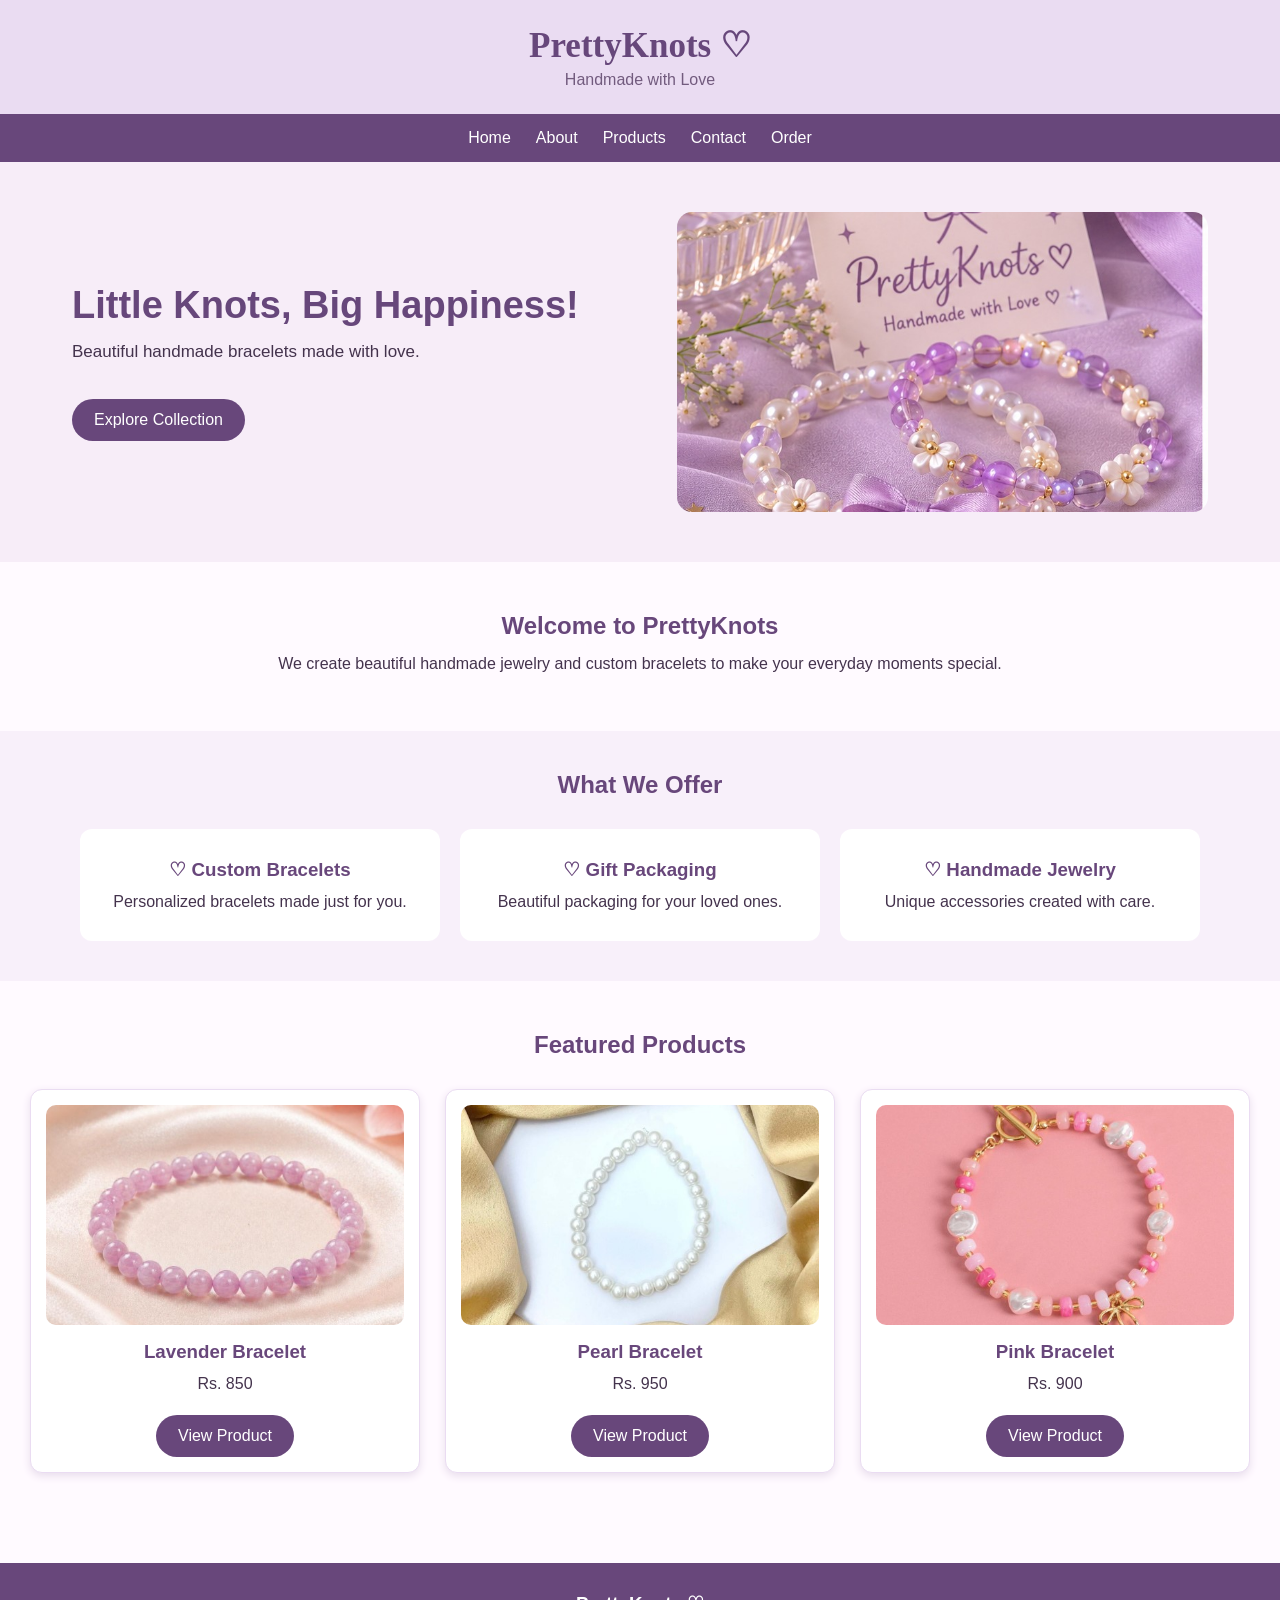
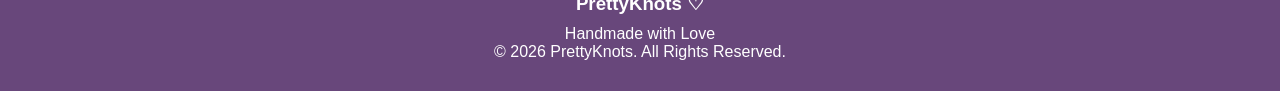
<file: index.html>
<!DOCTYPE html>
<html>
<head>
    <link rel="stylesheet" href="style.css">
    <meta name="viewport" content="width=device-width, initial-scale=1.0">
    <title>PrettyKnots - Home</title>
</head>
<body>

<header>
    <h1>PrettyKnots ♡</h1>
    <p>Handmade with Love</p>
</header>

<nav>
    <a href="index.html">Home</a>
    <a href="about.html">About</a>
    <a href="product.html">Products</a>
    <a href="contact.html">Contact</a>
    <a href="order.html">Order</a>
</nav>

<section class="hero">
    <div class="hero-text">
        <h2>Little Knots, Big Happiness!</h2>
        <p>Beautiful handmade bracelets made with love.</p>
        <a href="product.html" class="btn">Explore Collection</a>
    </div>

    <img src="images/banner.jpg" alt="Handmade bracelets">
</section>

<section class="welcome">
    <h2>Welcome to PrettyKnots</h2>
    <p>
        We create beautiful handmade jewelry and custom
        bracelets to make your everyday moments special.
    </p>
</section>

<section class="services">
    <h2>What We Offer</h2>

    <div class="service-container">
        <div class="service">
            <h3>♡ Custom Bracelets</h3>
            <p>Personalized bracelets made just for you.</p>
        </div>

        <div class="service">
            <h3>♡ Gift Packaging</h3>
            <p>Beautiful packaging for your loved ones.</p>
        </div>

        <div class="service">
            <h3>♡ Handmade Jewelry</h3>
            <p>Unique accessories created with care.</p>
        </div>
    </div>
</section>

<section class="featured">
    <h2>Featured Products</h2>

    <div class="product-container">

        <div class="card">
            <img src="images/bracelet1.jpg" alt="Lavender bracelet">
            <h3>Lavender Bracelet</h3>
            <p>Rs. 850</p>
            <a href="product.html" class="btn">View Product</a>
        </div>

        <div class="card">
            <img src="images/bracelet2.jpg" alt="Pearl bracelet">
            <h3>Pearl Bracelet</h3>
            <p>Rs. 950</p>
            <a href="product.html" class="btn">View Product</a>
        </div>

        <div class="card">
            <img src="images/bracelet3.jpg" alt="Pink bracelet">
            <h3>Pink Bracelet</h3>
            <p>Rs. 900</p>
            <a href="product.html" class="btn">View Product</a>
        </div>

    </div>
</section>

<footer>
    <h3>PrettyKnots ♡</h3>
    <p>Handmade with Love</p>
    <p>© 2026 PrettyKnots. All Rights Reserved.</p>
</footer>

</body>
</html>
</file>
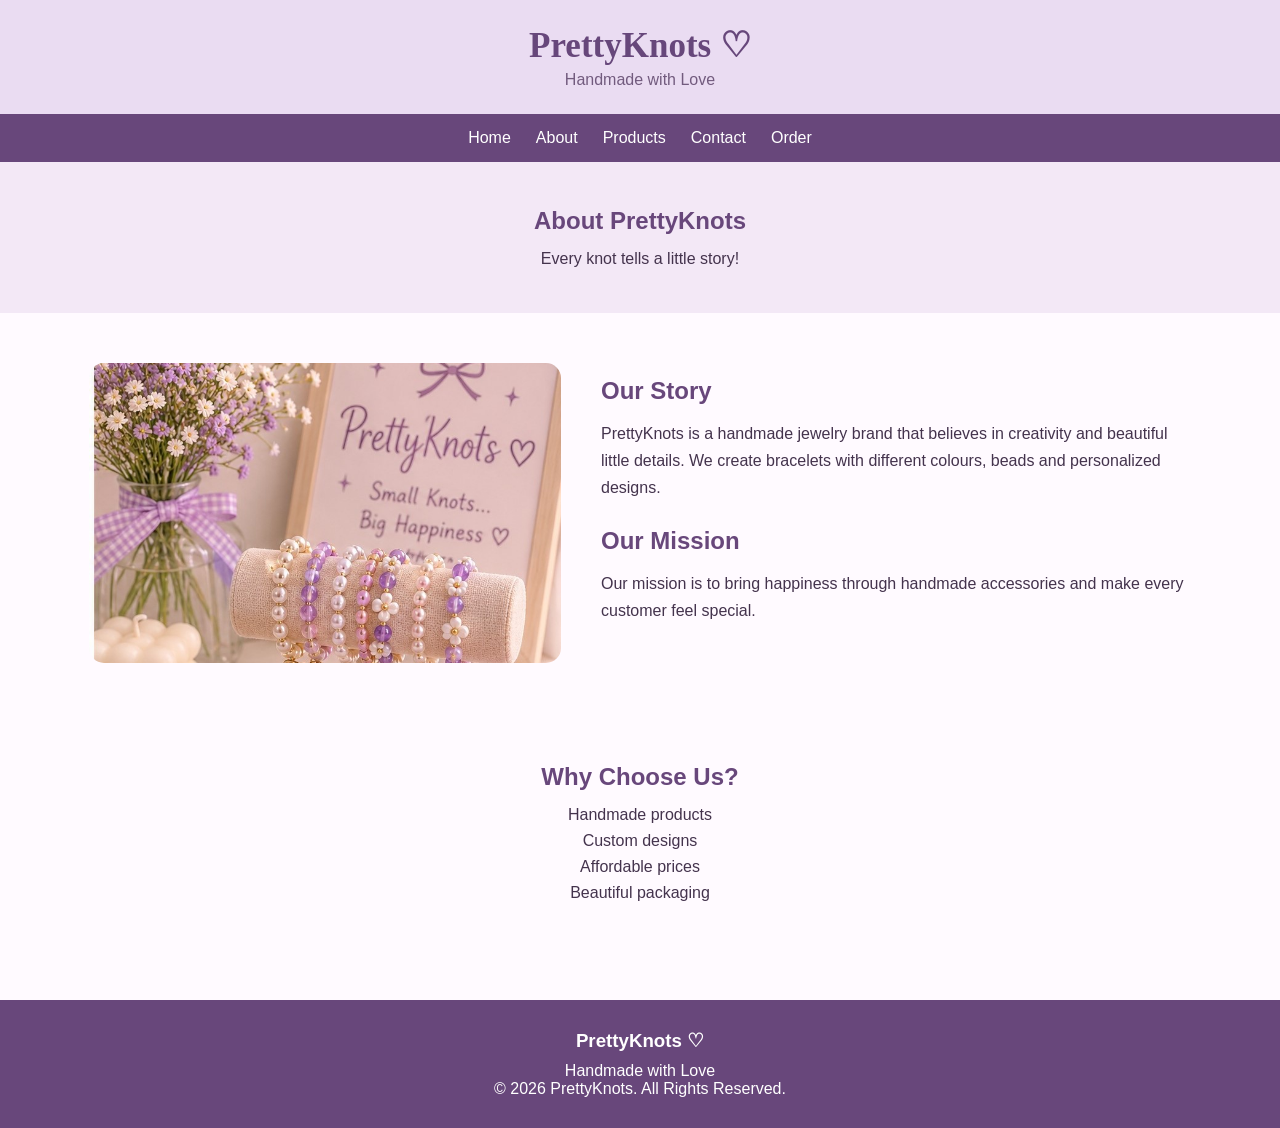
<file: about.html>
<!DOCTYPE html>
<html>
<head>
    <link rel="stylesheet" href="style.css">
    <meta name="viewport" content="width=device-width, initial-scale=1.0">
    <title>About Us - PrettyKnots</title>
</head>
<body>

<header>
    <h1>PrettyKnots ♡</h1>
    <p>Handmade with Love</p>
</header>

<nav>
    <a href="index.html">Home</a>
    <a href="about.html">About</a>
    <a href="product.html">Products</a>
    <a href="contact.html">Contact</a>
    <a href="order.html">Order</a>
</nav>

<section class="page-heading">
    <h2>About PrettyKnots</h2>
    <p>Every knot tells a little story!</p>
</section>

<section class="about-section">

    <img src="images/about.jpg" alt="PrettyKnots handmade jewelry">

    <div>
        <h2>Our Story</h2>
        <p>
            PrettyKnots is a handmade jewelry brand that
            believes in creativity and beautiful little details.
            We create bracelets with different colours,
            beads and personalized designs.
        </p>

        <h2>Our Mission</h2>
        <p>
            Our mission is to bring happiness through
            handmade accessories and make every customer
            feel special.
        </p>
    </div>

</section>

<section class="welcome">
    <h2>Why Choose Us?</h2>
    <p>Handmade products</p>
    <p>Custom designs</p>
    <p>Affordable prices</p>
    <p>Beautiful packaging</p>
</section>

<footer>
    <h3>PrettyKnots ♡</h3>
    <p>Handmade with Love</p>
    <p>© 2026 PrettyKnots. All Rights Reserved.</p>
</footer>

</body>
</html>
</file>
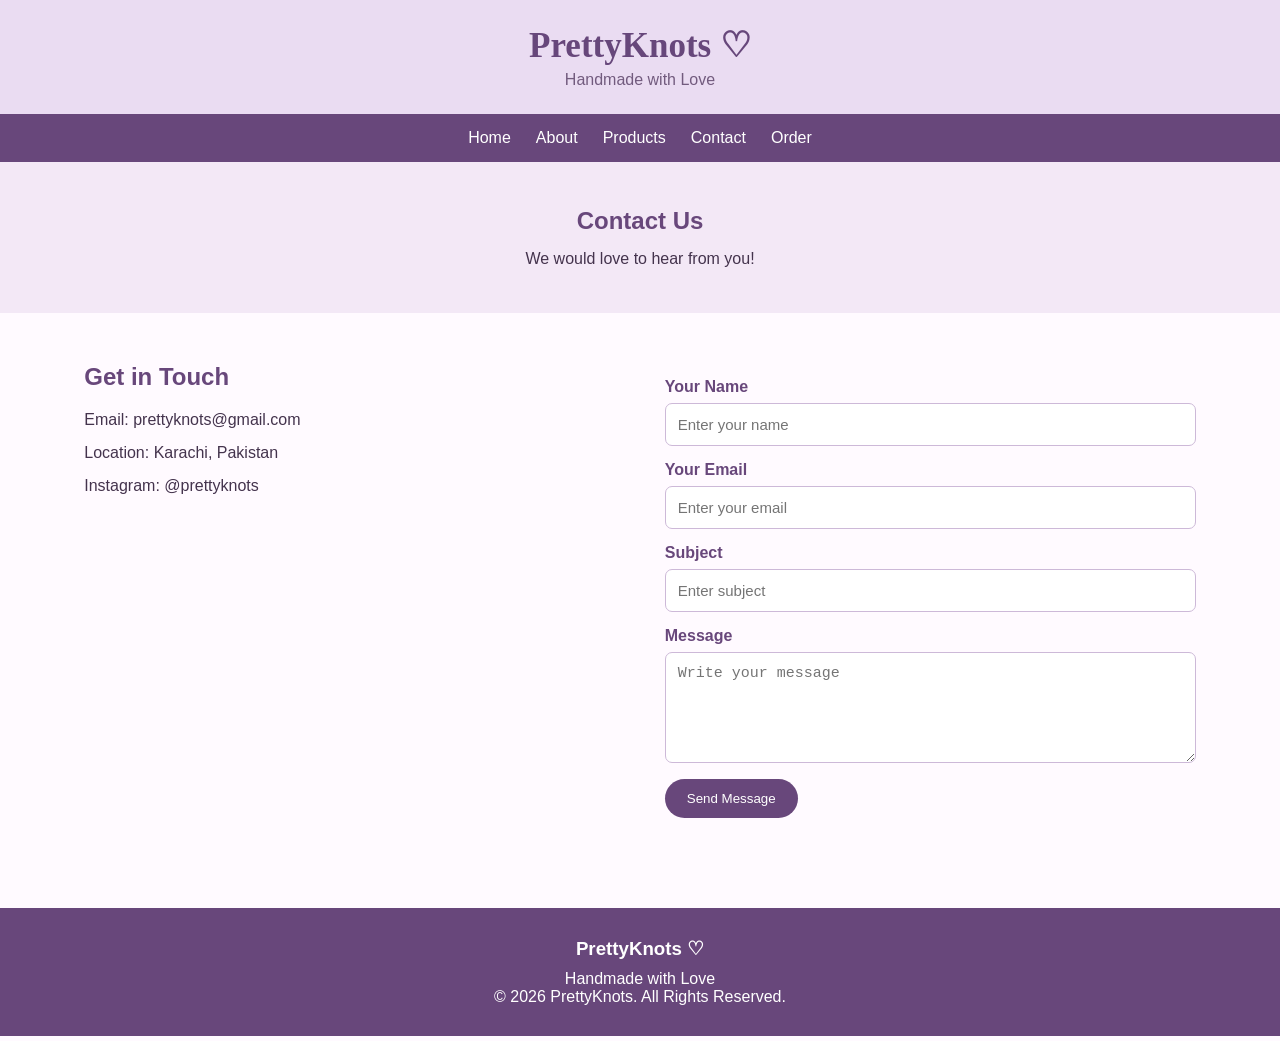
<file: contact.html>
<!DOCTYPE html>
<html>
<head>
    <link rel="stylesheet" href="style.css">
    <meta name="viewport" content="width=device-width, initial-scale=1.0">
    <title>Contact - PrettyKnots</title>
</head>
<body>

<header>
    <h1>PrettyKnots ♡</h1>
    <p>Handmade with Love</p>
</header>

<nav>
    <a href="index.html">Home</a>
    <a href="about.html">About</a>
    <a href="product.html">Products</a>
    <a href="contact.html">Contact</a>
    <a href="order.html">Order</a>
</nav>

<section class="page-heading">
    <h2>Contact Us</h2>
    <p>We would love to hear from you!</p>
</section>

<section class="contact-section">

    <div class="contact-info">
        <h2>Get in Touch</h2>
        <p>Email: prettyknots@gmail.com</p>
        <p>Location: Karachi, Pakistan</p>
        <p>Instagram: @prettyknots</p>
    </div>

    <form class="contact-form">

        <label>Your Name</label>
        <input type="text" placeholder="Enter your name" required>

        <label>Your Email</label>
        <input type="email" placeholder="Enter your email" required>

        <label>Subject</label>
        <input type="text" placeholder="Enter subject">

        <label>Message</label>
        <textarea rows="5" placeholder="Write your message"></textarea>

        <button type="submit" class="btn">Send Message</button>

    </form>

</section>

<footer>
    <h3>PrettyKnots ♡</h3>
    <p>Handmade with Love</p>
    <p>© 2026 PrettyKnots. All Rights Reserved.</p>
</footer>

</body>
</html>
</file>
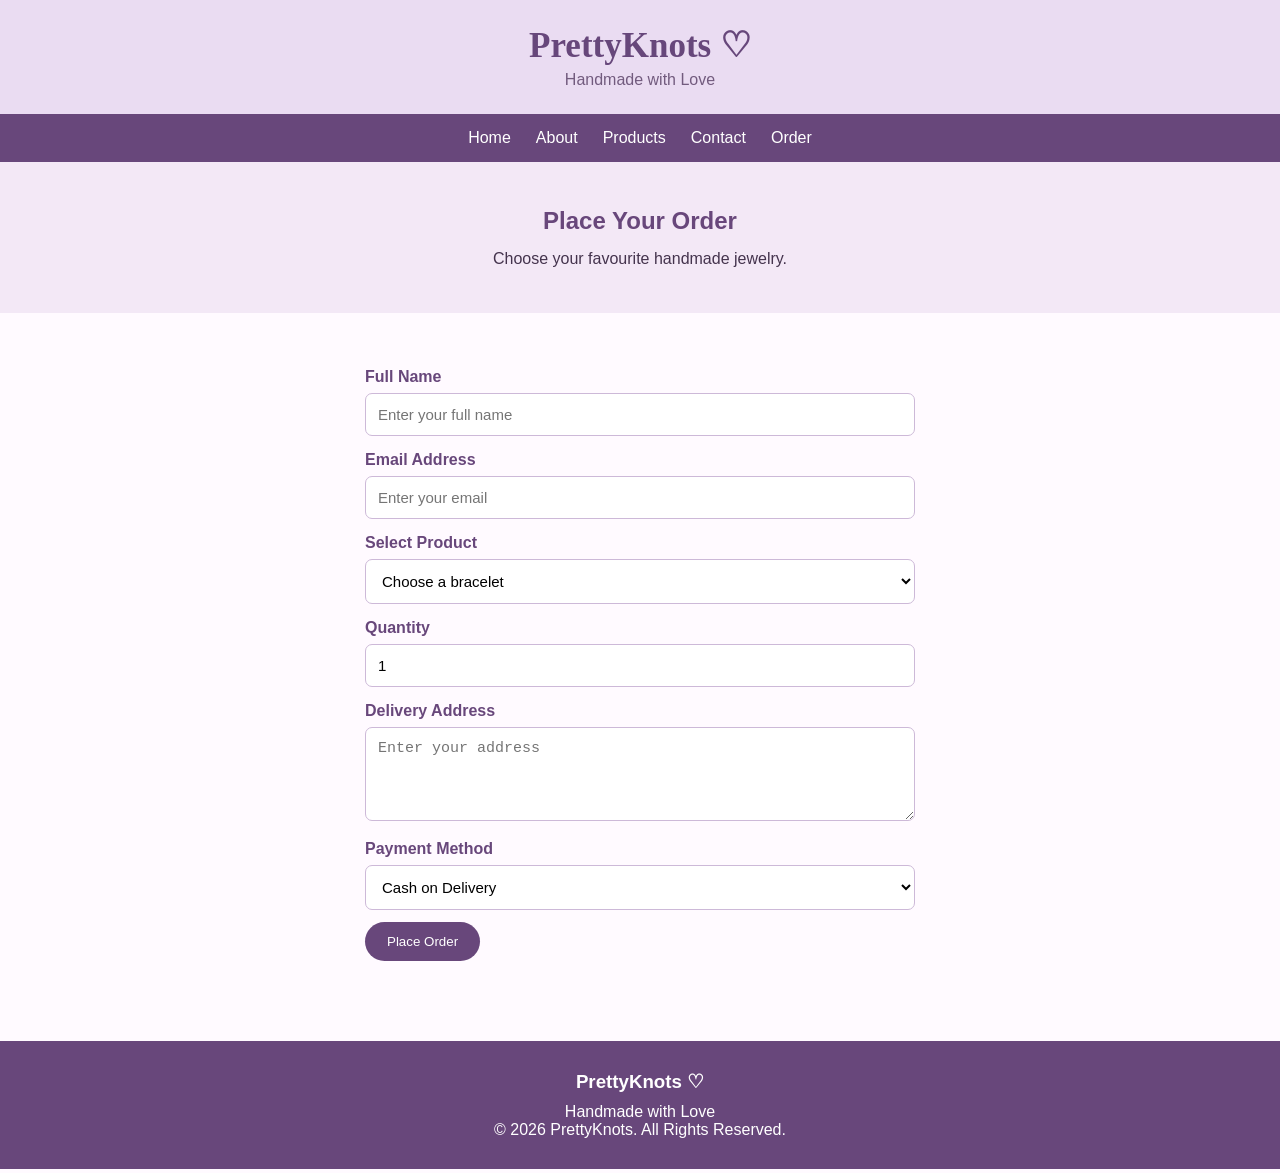
<file: order.html>
<!DOCTYPE html>
<html>
<head>
    <link rel="stylesheet" href="style.css">
    <meta name="viewport" content="width=device-width, initial-scale=1.0">
    <title>Place Your Order - PrettyKnots</title>
</head>
<body>

<header>
    <h1>PrettyKnots ♡</h1>
    <p>Handmade with Love</p>
</header>

<nav>
    <a href="index.html">Home</a>
    <a href="about.html">About</a>
    <a href="product.html">Products</a>
    <a href="contact.html">Contact</a>
    <a href="order.html">Order</a>
</nav>

<section class="page-heading">
    <h2>Place Your Order</h2>
    <p>Choose your favourite handmade jewelry.</p>
</section>

<section class="order-section">

    <form class="order-form">

        <label>Full Name</label>
        <input type="text" placeholder="Enter your full name" required>

        <label>Email Address</label>
        <input type="email" placeholder="Enter your email" required>

        <label>Select Product</label>
        <select required>
            <option value="">Choose a bracelet</option>
            <option>Lavender Bracelet - Rs. 850</option>
            <option>Pearl Bracelet - Rs. 950</option>
            <option>Pink Bracelet - Rs. 900</option>
            <option>Flower Bracelet - Rs. 1000</option>
        </select>

        <label>Quantity</label>
        <input type="number" min="1" value="1" required>

        <label>Delivery Address</label>
        <textarea rows="4" placeholder="Enter your address" required></textarea>

        <label>Payment Method</label>
        <select>
            <option>Cash on Delivery</option>
            <option>Bank Transfer</option>
        </select>

        <button type="submit" class="btn">Place Order</button>

    </form>

</section>

<footer>
    <h3>PrettyKnots ♡</h3>
    <p>Handmade with Love</p>
    <p>© 2026 PrettyKnots. All Rights Reserved.</p>
</footer>

</body>
</html>
</file>
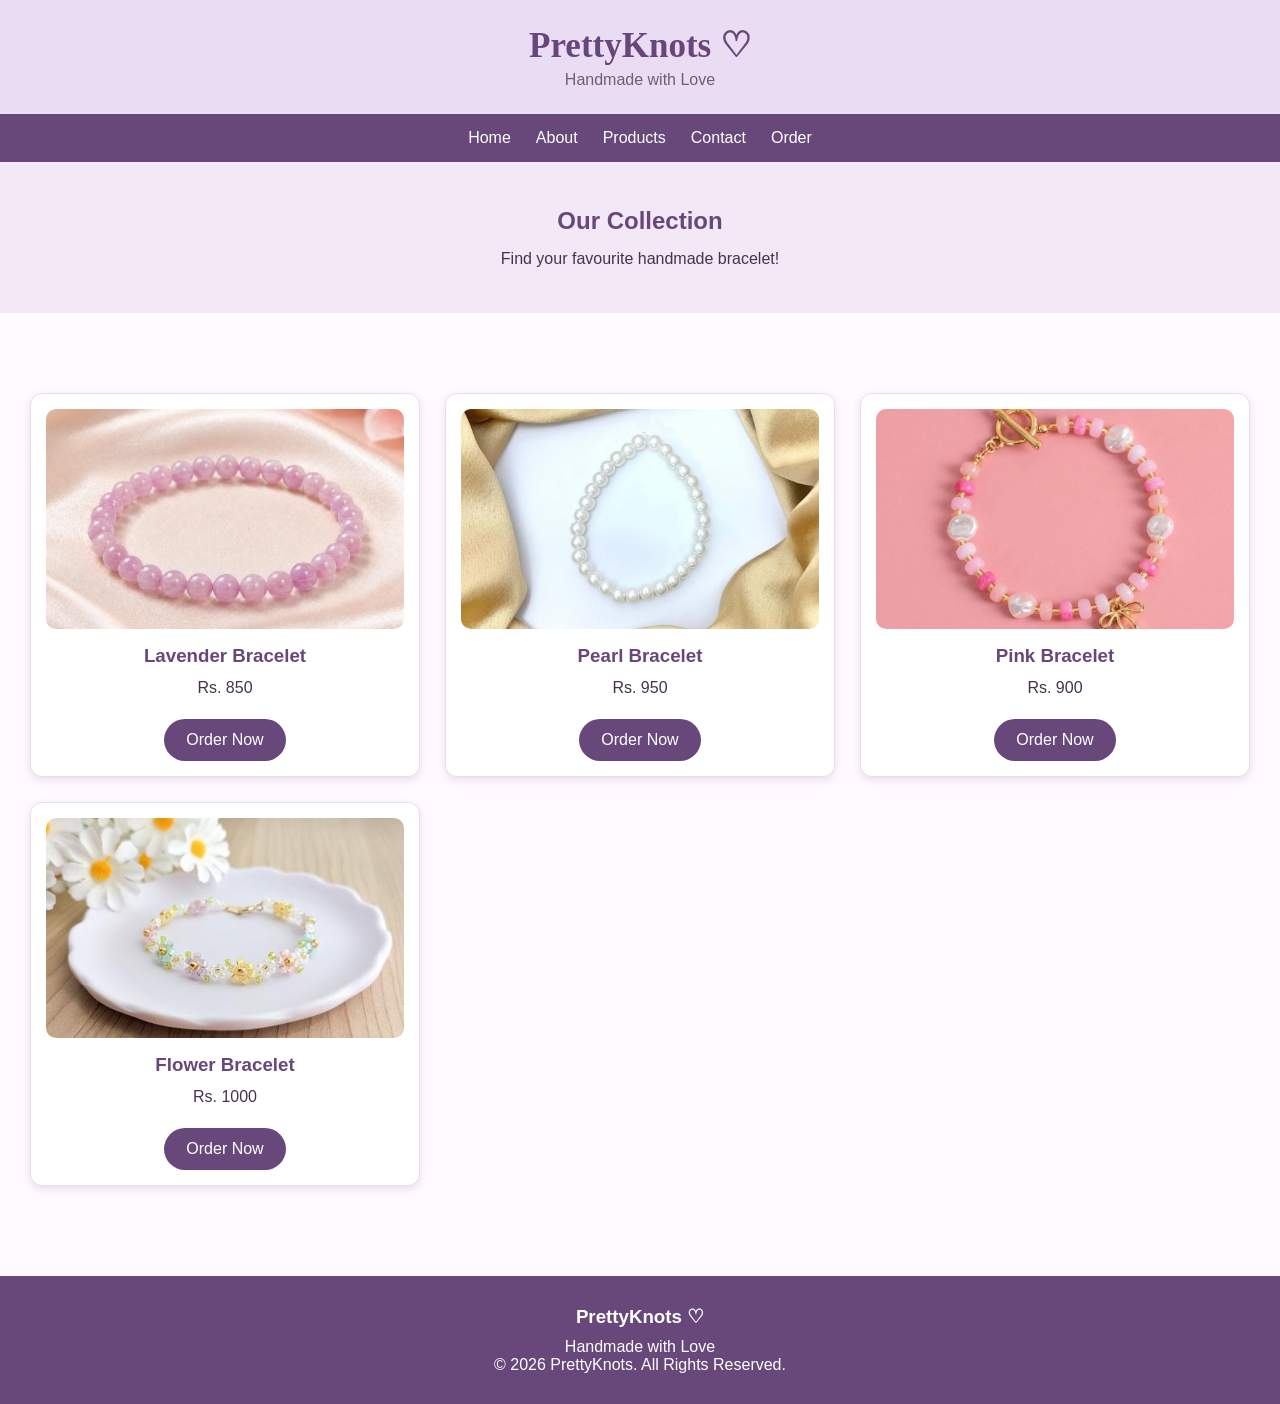
<file: product.html>
<!DOCTYPE html>
<html>
<head>
    <link rel="stylesheet" href="style.css">
    <meta name="viewport" content="width=device-width, initial-scale=1.0">
    <title>Products - PrettyKnots</title>
</head>
<body>

<header>
    <h1>PrettyKnots ♡</h1>
    <p>Handmade with Love</p>
</header>

<nav>
    <a href="index.html">Home</a>
    <a href="about.html">About</a>
    <a href="product.html">Products</a>
    <a href="contact.html">Contact</a>
    <a href="order.html">Order</a>
</nav>

<section class="page-heading">
    <h2>Our Collection</h2>
    <p>Find your favourite handmade bracelet!</p>
</section>

<section class="products">

    <div class="product-container">

        <div class="card">
            <img src="images/bracelet1.jpg" alt="Lavender bracelet">
            <h3>Lavender Bracelet</h3>
            <p>Rs. 850</p>
            <a href="order.html" class="btn">Order Now</a>
        </div>

        <div class="card">
            <img src="images/bracelet2.jpg" alt="Pearl bracelet">
            <h3>Pearl Bracelet</h3>
            <p>Rs. 950</p>
            <a href="order.html" class="btn">Order Now</a>
        </div>

        <div class="card">
            <img src="images/bracelet3.jpg" alt="Pink bracelet">
            <h3>Pink Bracelet</h3>
            <p>Rs. 900</p>
            <a href="order.html" class="btn">Order Now</a>
        </div>

        <div class="card">
            <img src="images/bracelet4.jpg" alt="Flower bracelet">
            <h3>Flower Bracelet</h3>
            <p>Rs. 1000</p>
            <a href="order.html" class="btn">Order Now</a>
        </div>

    </div>

</section>

<footer>
    <h3>PrettyKnots ♡</h3>
    <p>Handmade with Love</p>
    <p>© 2026 PrettyKnots. All Rights Reserved.</p>
</footer>

</body>
</html>
</file>
<file: style.css>
* {
    margin: 0;
    padding: 0;
    box-sizing: border-box;}
body{
    font-family: Arial, sans-serif;
    background-color: #fffaff;
    color: #44334d;
}

header {
    background-color: #eadcf2;
    text-align: center;
    padding: 25px;
}

header h1{
    color: #67477b;
    font-size: 35px;
    font-family: Georgia, serif;
}

header p{
    color: #725b7e;
    margin-top: 5px;
}
nav {
    background-color: #68477b;
    display: flex;
    justify-content: center;
    flex-wrap: wrap;
    padding: 15px;
    gap: 25px;}
nav a {
    color: white;
    text-decoration: none;
    font-size: 16px;
}

nav a:hover {
    color: #f2d9f5;
}
.hero {
    display: flex;
    align-items: center;
    justify-content: space-around;
    padding: 50px;
    background-color: #f7edf8;
    gap: 30px;
}
.hero-text {
    width: 45%;
}

.hero-text h2 {
    font-size: 38px;
    color: #67477b;
    margin-bottom: 15px;
}

.hero-text p {
    margin-bottom: 25px;
    font-size: 17px;
}

.hero img {
    width: 45%;
    height: 300px;
    object-fit: cover;
    border-radius: 15px;
}
.btn {
    display: inline-block;
    background-color: #68477b;
    color: white;
    padding: 12px 22px;
    border: none;
    border-radius: 25px;
    text-decoration: none;
    cursor: pointer;
    margin-top: 12px;
}

.btn:hover {
    background-color: #432d50;
}
.welcome {
    text-align: center;
    padding: 50px 20px;
}

.welcome h2 {
    color: #68477b;
    margin-bottom: 15px;
}

.welcome p {
    margin: 8px;
}
.services {
    padding: 40px;
    text-align: center;
    background-color: #f8f0fa;
}

.services h2 {
    color: #68477b;
    margin-bottom: 30px;
}

.service-container {
    display: flex;
    justify-content: center;
    gap: 20px;
}

.service {
    background-color: white;
    padding: 30px;
    width: 30%;
    border-radius: 12px;
}

.service h3 {
    color: #68477b;
    margin-bottom: 12px;
}
.featured,
.products {
    padding: 50px 30px;
    text-align: center;
}

.featured h2,
.page-heading h2 {
    color: #68477b;
    margin-bottom: 15px;
}
.product-container{
    display: grid;
    grid-template-columns: repeat(3, 1fr);
    gap: 25px;
    margin-top: 30px;
}

.card{
    background-color: white;
    padding: 15px;
    border: 1px solid #eadcf2;
    border-radius: 12px;
    box-shadow: 0 3px 8px #e8ddec;
}

.card img {
    width: 100%;
    height: 220px;
    object-fit: cover;
    border-radius: 10px;
}

.card h3 {
    margin: 12px 0;
    color: #68477b;
}

.card p {
    margin-bottom: 10px;
}

.page-heading{
    text-align: center;
    padding: 45px 20px;
    background-color: #f3e8f6;
}
.about-section {
    display: flex;
    align-items: center;
    justify-content: center;
    gap: 40px;
    padding: 50px;
}

.about-section img {
    width: 40%;
    height: 300px;
    object-fit: cover;
    border-radius: 15px;
}
.about-section div {
    width: 50%;
}
.about-section h2 {
    color: #68477b;
    margin-bottom: 15px;
}

.about-section p {
    line-height: 1.7;
    margin-bottom: 25px;
}
.contact-section {
    display: flex;
    justify-content: space-around;
    gap: 40px;
    padding: 50px;
}
.contact-info{
    width: 40%;
}

.contact-info h2{
    color: #68477b;
    margin-bottom: 20px;
}

.contact-info p{
    margin-bottom: 15px;
}

.contact-form {
    width: 45%;
}
.order-section {
    padding: 40px 20px;
}
.order-form {
    max-width: 550px;
    margin: auto;
}
form label {
    display: block;
    margin-top: 15px;
    margin-bottom: 7px;
    color: #68477b;
    font-weight: bold;
}
form input,
form textarea,
form select {
    width: 100%;
    padding: 12px;
    border: 1px solid #cdb9d8;
    border-radius: 7px;
    font-size: 15px;
    background-color: white;
}

form button {
    margin-top: 20px;
}
.cart-section {
    max-width: 800px;
    margin: 40px auto;
    padding: 20px;
}
.cart-item {
    display: flex;
    align-items: center;
    gap: 25px;
    padding: 20px;
    background-color: #f7edf8;
    border-radius: 12px;
}
.cart-item img {
    width: 150px;
    height: 130px;
    object-fit: cover;
    border-radius: 10px;
}

.cart-item h3 {
    color: #68477b;
    margin-bottom: 10px;
}
.cart-total {
    background-color: #f8f0fa;
    margin-top: 25px;
    padding: 25px;
    border-radius: 12px;
}

.cart-total h3,
.cart-total p {
    margin-bottom: 12px;
}
.text-link {
    display: inline-block;
    margin-top: 20px;
    color: #68477b;
}
footer {
    background-color: #68477b;
    color: white;
    text-align: center;
    padding: 30px;
    margin-top: 40px;
}

footer h3 {
    margin-bottom: 10px;
}

/* TABLET RESPONSIVE */

@media screen and (max-width: 900px) {
    .product-container {
        grid-template-columns: repeat(2, 1fr);
    }
    .hero {
        padding: 30px;
    }
    .hero-text h2 {
        font-size: 30px;
    }
    .service-container {
        flex-wrap: wrap;
    }
    .service {
        width: 45%;
    }
}

/* MOBILE RESPONSIVE */

@media screen and (max-width: 600px) {
    nav {
        gap: 15px;
    }
    nav a {
        font-size: 14px;
    }
    .hero {
        flex-direction: column;
        padding: 30px 20px;
    }
    .hero-text,
    .hero img {
        width: 100%;
    }
    .hero img {
        height: 220px;
    }
    .hero-text h2 {
        font-size: 28px;
    }
    .service-container {
        flex-direction: column;
    }
    .service {
        width: 100%;
    }
    .product-container {
        grid-template-columns: 1fr;
    }
    .about-section {
        flex-direction: column;
        padding: 30px 20px;
    }
    .about-section img,
    .about-section div {
        width: 100%;
    }
.contact-section {
        flex-direction: column;
        padding: 30px 20px;
    }
    .contact-info,
    .contact-form {
        width: 100%;
    }
    .cart-section {
        margin: 20px;
    }
    .cart-item {
        flex-direction: column;
        align-items: flex-start;
    }
    .cart-item img {
        width: 100%;
        height: 220px;
    }

}
</file>
